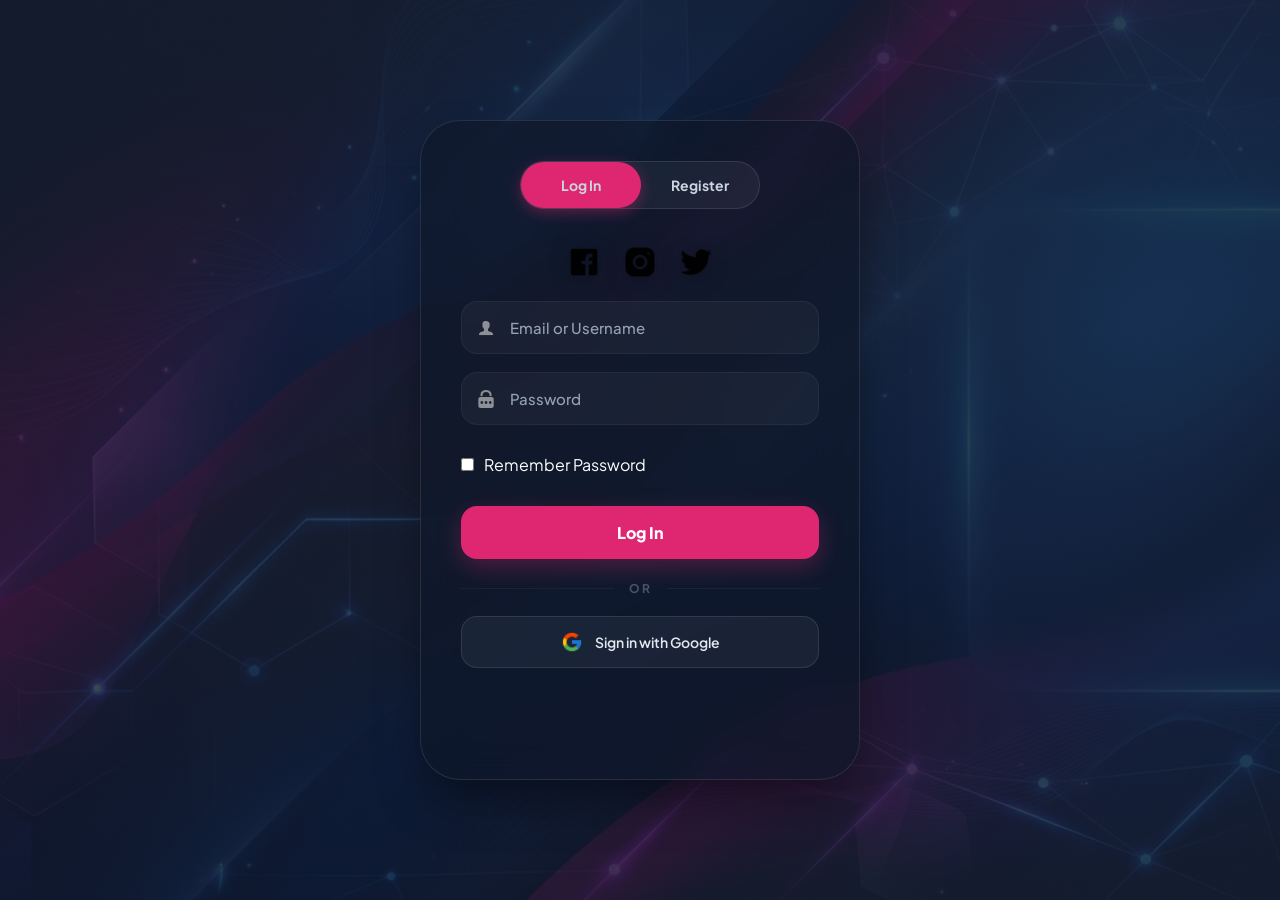
<file: login.html>
<!DOCTYPE html>
<html>
<head>
	<link rel="shortcut icon" type="png" href="assets/img/icon/favicon.png">
	<title>Login SignUp</title>
	<link rel="stylesheet" type="text/css" href="assets/css/loginStyle.css">
	<script src="https://ajax.googleapis.com/ajax/libs/jquery/3.4.1/jquery.min.js"></script>

  <!-- It will redirect to the Home Page after submitting the form -->
  <script>
  $(document).ready(function(){
    $("form").submit(function(){
      alert("Great Job !");
    });
  });
  </script>
</head>
<body>
		<div class="form-box">
			<div class="button-box">
				<div id="btn"></div>
				<button type="button" class="toggle-btn" id="log" onclick="login()">Log In</button>
				<button type="button" class="toggle-btn" id="reg" onclick="register()">Register</button>
			</div>
			<div class="social-icons">
				<img src="assets/img/icon/fb2.png">
				<img src="assets/img/icon/insta2.png">
				<img src="assets/img/icon/tt2.png">
			</div>
			
			<!-- Login Form -->
			<form id="login" class="input-group" action="index.html">
				<div class="inp">
					<img src="assets/img/icon/user.png"><input type="text" id="email" class="input-field" placeholder="Email or Username" required>
				</div>
				<div class="inp">
					<img src="assets/img/icon/password.png"><input type="password" id="password" class="input-field" placeholder="Password" required>
				</div>
				<input type="checkbox" class="check-box">Remember Password
				<button type="submit" class="submit-btn">Log In</button>
			</form>


			<div class="other" id="other">
				<div class="instead ">
					<h3 style="margin-top: 40px; margin-bottom: 20px;">or</h3>
				</div>
				<button class="connect " onclick="google()">
					<img src="assets/img/icon/google.png"><span>Sign in with Google</span>
				</button>
			</div>
			
			<!-- Registration Form -->
			 
			<form id="register" class="input-group" action="index.html">
				<input type="text" class="input-field" placeholder="Full Name" required="required">
				<input type="email" class="input-field" placeholder="Email Address" required="required">
				<input type="password" class="input-field" placeholder="Create Password" name="psame" required="required">
				<input type="password" class="input-field" placeholder="Confirm Password" name="psame" required="required">
				<input type="checkbox" class="check-box" id="chkAgree" onclick="goFurther()"><span class="terms">I agree to the Terms & Conditions</span>
				<button type="submit" id="btnSubmit" class="submit-btn reg-btn" disabled>Register</button>
			</form>
		</div>
		<script type="text/javascript" src="assets/js/script.js"></script>
</body>
</html>
</file>
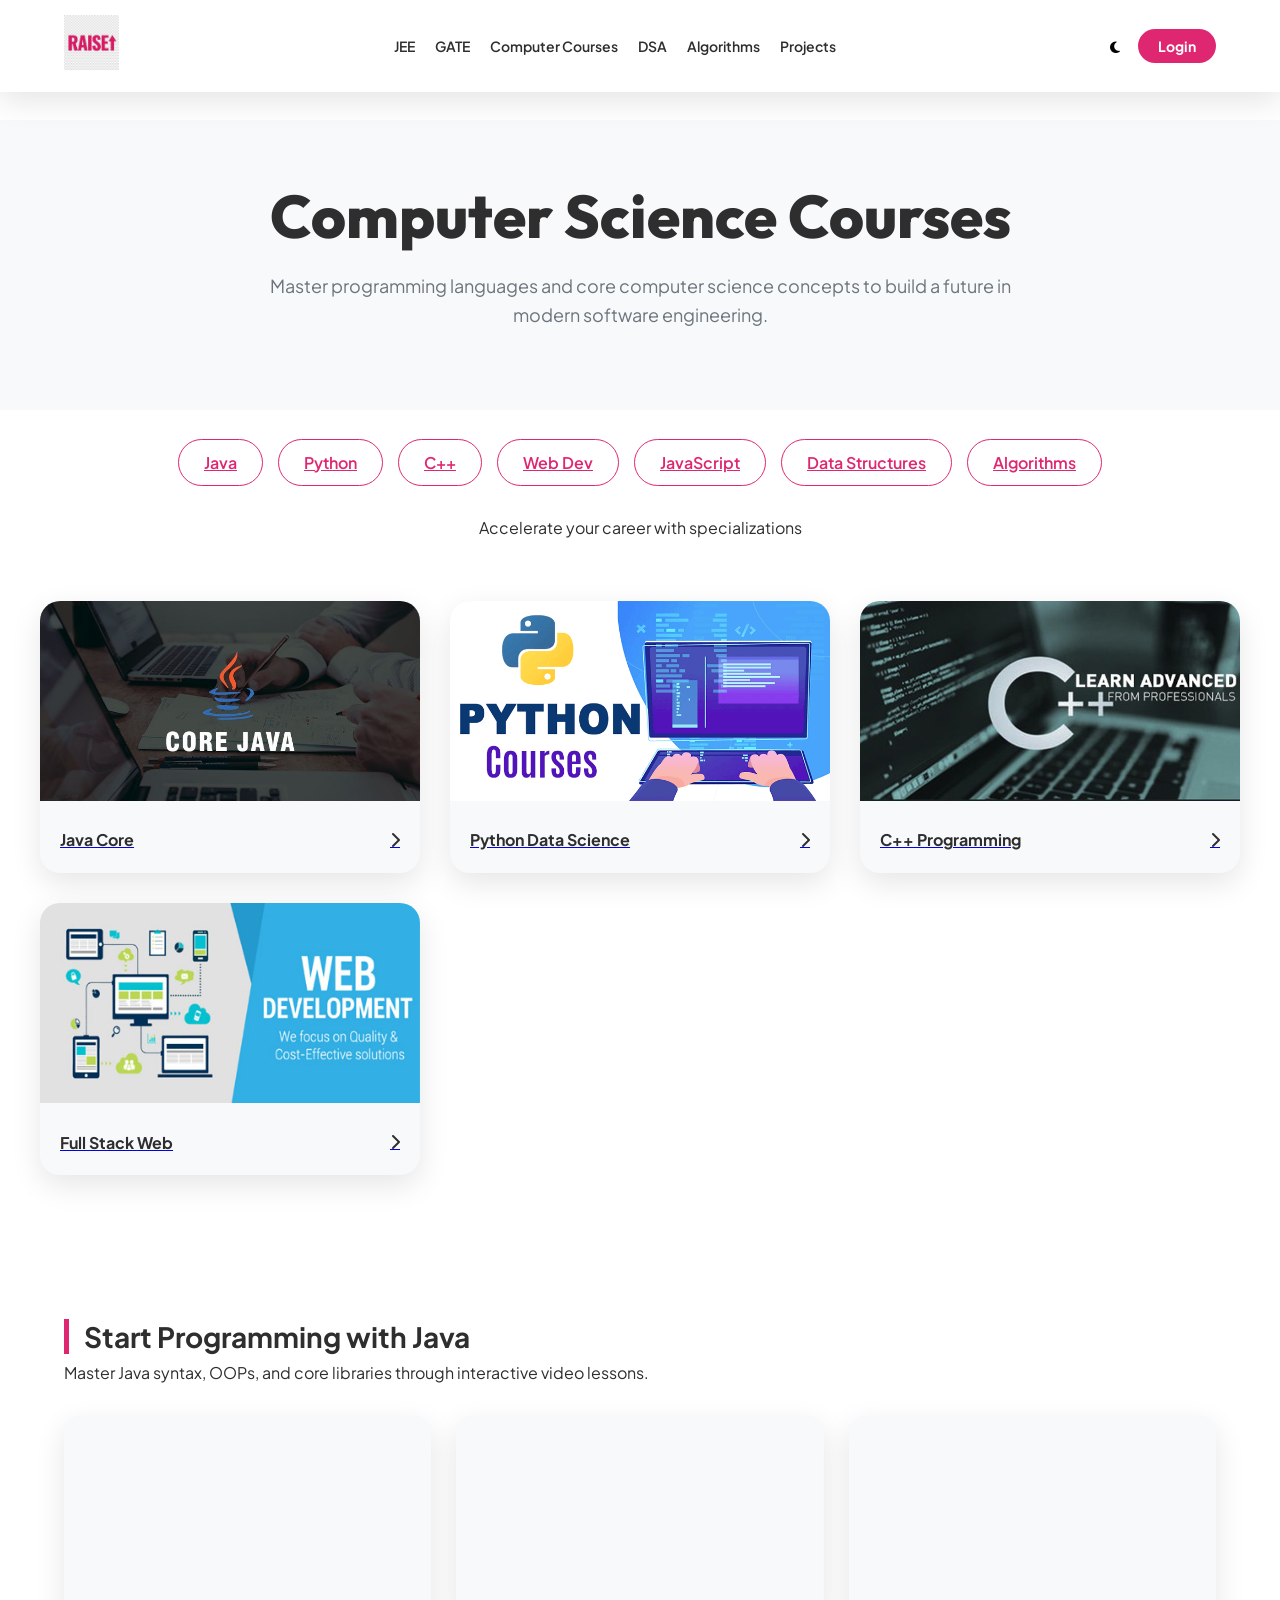
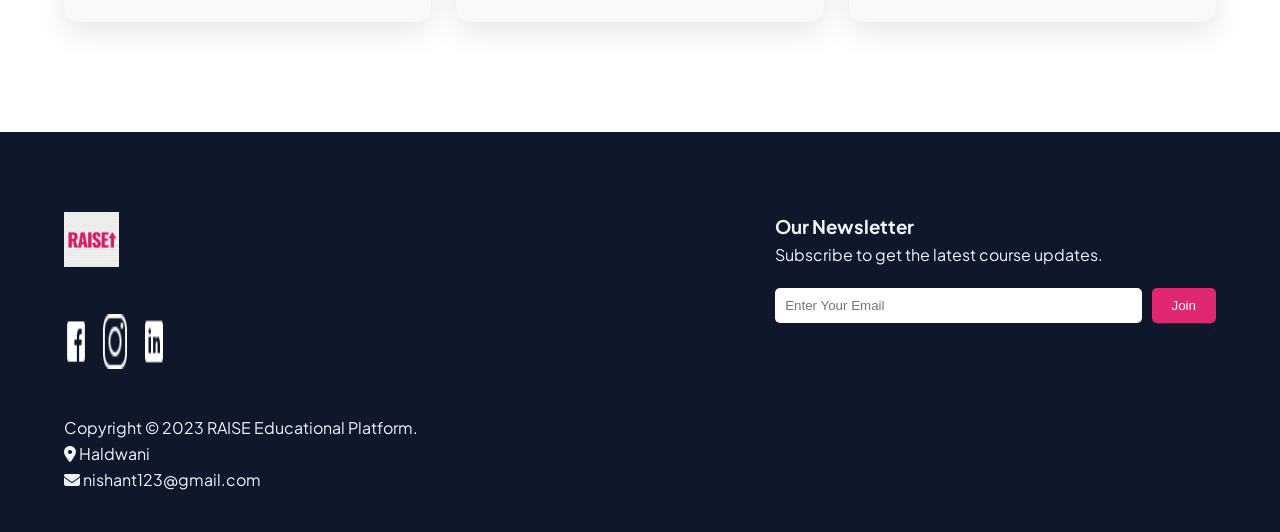
<file: subjects/computer_courses.html>
<!DOCTYPE html>
<html lang="en">
<head>
    <meta charset="utf-8">
    <meta name="viewport" content="width=device-width, initial-scale=1">
	<link rel="shortcut icon" type="image/png" href="../assets/img/icon/favicon.png">
	<title>Computer Courses | RAISE</title>
	<link rel="stylesheet" type="text/css" href="../assets/css/subjects.css">
    <link rel="stylesheet" href="https://cdnjs.cloudflare.com/ajax/libs/font-awesome/6.4.0/css/all.min.css">
	<script type="text/javascript" src="../assets/js/script.js"></script>
</head>
<body>
	
    <!-- NAVIGATION -->
    <nav class="nav">
        <div id="raise-logo">
            <a href="../index.html"><img src="../assets/img/icon/raise_logo.png" style="height: 55px;"></a>
        </div>
        <ul id="list-switch">
            <li><a href="jee.html">JEE</a></li>
            <li><a href="gate.html">GATE</a></li>
            <li><a href="#">Computer Courses</a></li>
            <li><a href="#data">DSA</a></li>
            <li><a href="#algo">Algorithms</a></li>
            <li><a href="#projects">Projects</a></li>
        </ul>
        <div class="search">
            <button id="theme-toggle" class="theme-toggle" style="background:none; border:none; cursor:pointer; margin-right: 15px;">
                <i class="fas fa-moon"></i>
            </button>
            <a href="../login.html" style="padding: 8px 20px; background: var(--primary-color); color: white; border-radius: 50px; font-weight: 700;">Login</a>
        </div>
    </nav>
	
    <!-- MAIN Heading -->
	<header class="title">
		<span>Computer Science Courses</span>
		<div class="shortdesc">
			<p>Master programming languages and core computer science concepts to build a future in modern software engineering.</p>
		</div>
	</header>

    <!-- Quick Links -->
	<section class="course">
		<div class="cbox">
            <div class="det"><a href="#java">Java</a></div>
            <div class="det"><a href="#python">Python</a></div>
            <div class="det"><a href="#c++">C++</a></div>
            <div class="det"><a href="#html_css">Web Dev</a></div>
            <div class="det"><a href="#javascript">JavaScript</a></div>
            <div class="det"><a href="#data">Data Structures</a></div>
            <div class="det"><a href="#algo">Algorithms</a></div>
		</div>
	</section>

    <!-- Programs Stats -->
	<div class="inbt" style="text-align: center;">
		Accelerate your career with specializations
	</div>

	<section class="ccard">
		<div class="ccardbox">
			<div class="dcard">
				<img src="../assets/img/courses/java-course.jpg" alt="Java">
				<a href="#java"><div class="spart">Java Core <i class="fas fa-chevron-right"></i></div></a>
			</div>
			<div class="dcard">
				<img src="../assets/img/courses/python-course.png" alt="Python">
				<a href="#python"><div class="spart">Python Data Science <i class="fas fa-chevron-right"></i></div></a>
			</div>
			<div class="dcard">
				<img src="../assets/img/courses/c-course.jpg" alt="C++">
				<a href="#c++"><div class="spart">C++ Programming <i class="fas fa-chevron-right"></i></div></a>
			</div>
			<div class="dcard">
				<img src="../assets/img/courses/web-course.jpg" alt="Web">
				<a href="#html_css"><div class="spart">Full Stack Web <i class="fas fa-chevron-right"></i></div></a>
			</div>
		</div>
	</section>

    <!-- Java Lectures -->
	<section class="title2" id="java">
		<span>Start Programming with Java</span>
		<div class="shortdesc2">
			<p>Master Java syntax, OOPs, and core libraries through interactive video lessons.</p>
		</div>
	</section>
	
    <section class="ccardbox2">
        <div class="dcard2">
            <div class="fpart2">
                <iframe src="https://www.youtube.com/embed/yOU7FMBFsDg" frameborder="0" allowfullscreen></iframe>
            </div>
        </div>
        <div class="dcard2">
            <div class="fpart2">
                <iframe src="https://www.youtube.com/embed/BGTx91Jt6Xk" frameborder="0" allowfullscreen></iframe>
            </div>
        </div>
        <div class="dcard2">
            <div class="fpart2">
                <iframe src="https://www.youtube.com/embed/rZ41y93P2Qo" frameborder="0" allowfullscreen></iframe>
            </div>
        </div>
    </section>
    <!-- FOOTER -->
    <footer>
        <div class="footer-container">
            <div class="left-col">
                <img src="../assets/img/icon/raise_logo.png" alt="Logo">
                <div class="social-media">
                    <a href="#"><img src="../assets/img/icon/fb.png"></a>
                    <a href="#"><img src="../assets/img/icon/insta.png"></a>
                    <a href="#"><img src="../assets/img/icon/linkedin.png"></a>
                </div>
                <p class="rights-text">Copyright &copy; 2023 RAISE Educational Platform.</p>
                <p><i class="fas fa-map-marker-alt"></i> Haldwani</p>
                <p><i class="fas fa-envelope"></i> nishant123@gmail.com</p>
            </div>
            <div class="right-col">
                <h3>Our Newsletter</h3>
                <p>Subscribe to get the latest course updates.</p>
                <form class="newsletter-form" style="display:flex; gap:10px; margin-top:20px;">
                    <input type="email" placeholder="Enter Your Email" style="padding:10px; flex:1; border-radius:5px; border:none;">
                    <button type="submit" style="padding:10px 20px; background:var(--primary-color); color:white; border:none; border-radius:5px; cursor:pointer;">Join</button>
                </form>
            </div>
        </div>
    </footer>

</body>
</html>
</file>
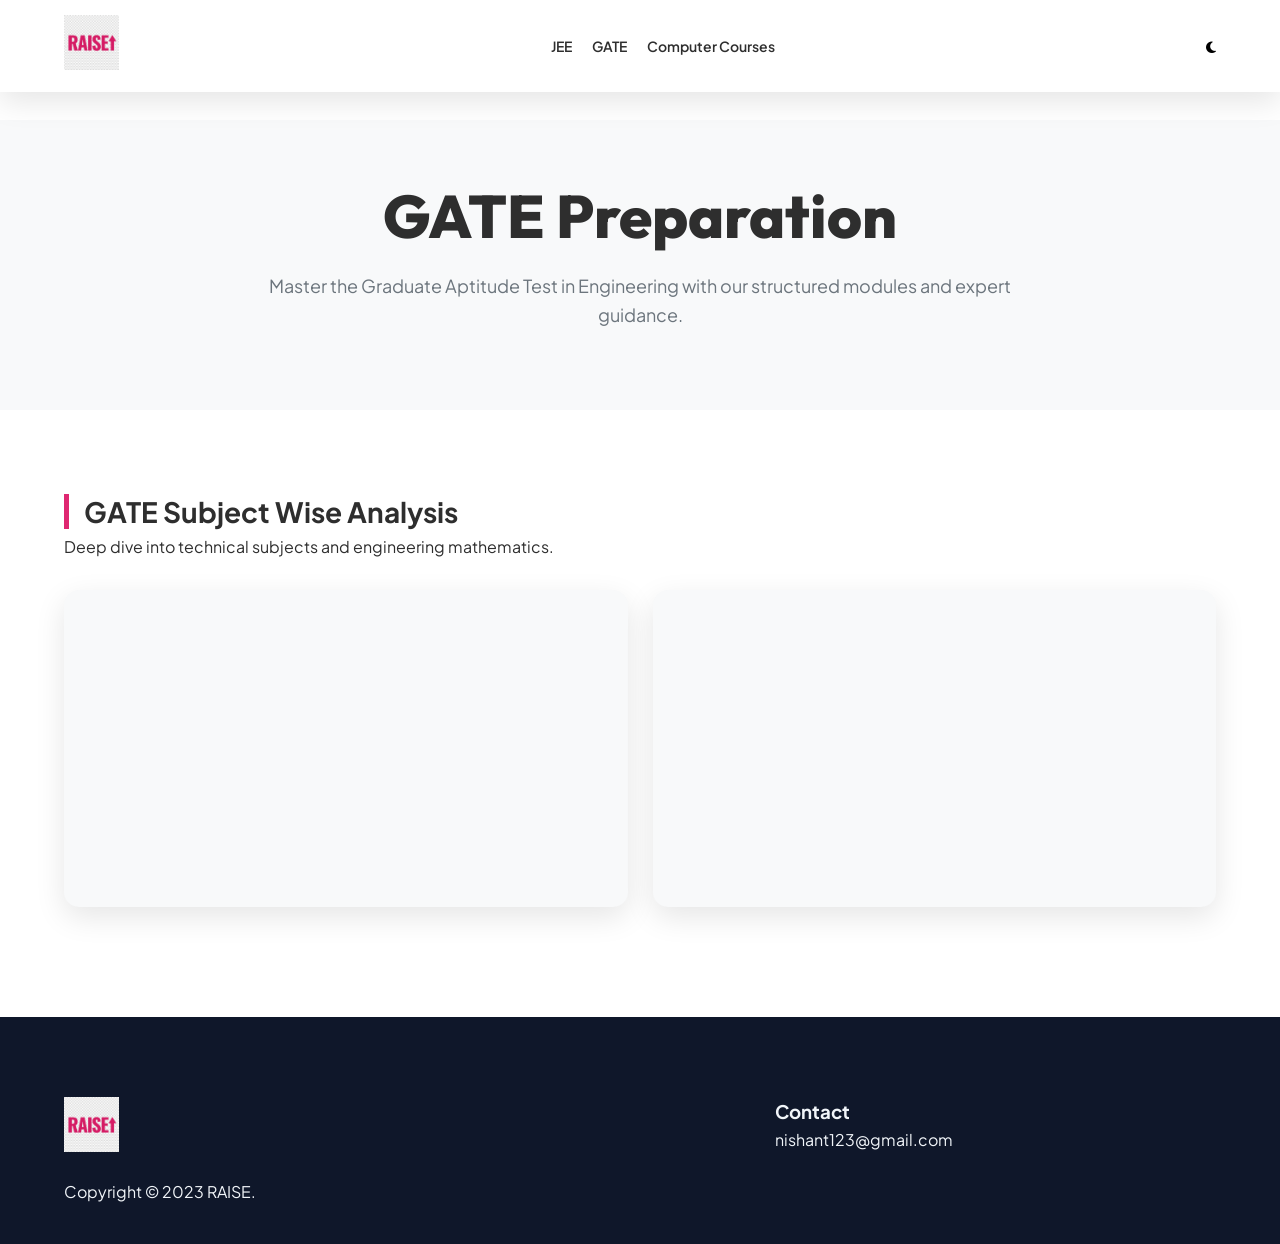
<file: subjects/gate.html>
<!DOCTYPE html>
<html lang="en">
<head>
    <meta charset="utf-8">
    <meta name="viewport" content="width=device-width, initial-scale=1">
	<link rel="shortcut icon" type="image/png" href="../assets/img/icon/favicon.png">
	<title>GATE Preparation | RAISE</title>
	<link rel="stylesheet" type="text/css" href="../assets/css/subjects.css">
    <link rel="stylesheet" href="https://cdnjs.cloudflare.com/ajax/libs/font-awesome/6.4.0/css/all.min.css">
	<script type="text/javascript" src="../assets/js/script.js"></script>
</head>
<body>
    <nav class="nav">
        <div id="raise-logo">
            <a href="../index.html"><img src="../assets/img/icon/raise_logo.png" style="height: 55px;"></a>
        </div>
        <ul id="list-switch">
            <li><a href="jee.html">JEE</a></li>
            <li><a href="gate.html">GATE</a></li>
            <li><a href="computer_courses.html">Computer Courses</a></li>
        </ul>
        <div class="search">
            <button id="theme-toggle" class="theme-toggle" style="background:none; border:none; cursor:pointer;">
                <i class="fas fa-moon"></i>
            </button>
        </div>
    </nav>

	<header class="title">
		<span>GATE Preparation</span>
		<div class="shortdesc">
			<p>Master the Graduate Aptitude Test in Engineering with our structured modules and expert guidance.</p>
		</div>
	</header>

	<section class="title2">
		<span>GATE Subject Wise Analysis</span>
		<div class="shortdesc2">
			<p>Deep dive into technical subjects and engineering mathematics.</p>
		</div>
	</section>
	
    <section class="ccardbox2">
        <div class="dcard2">
            <div class="fpart2">
                <iframe src="https://www.youtube.com/embed/vV9l8iXp0kE" frameborder="0" allowfullscreen></iframe>
            </div>
        </div>
        <div class="dcard2">
            <div class="fpart2">
                <iframe src="https://www.youtube.com/embed/L2NFEG9s894" frameborder="0" allowfullscreen></iframe>
            </div>
        </div>
    </section>

    <footer>
        <div class="footer-container">
            <div class="left-col">
                <img src="../assets/img/icon/raise_logo.png" alt="Logo">
                <p class="rights-text">Copyright &copy; 2023 RAISE.</p>
            </div>
            <div class="right-col">
                <h3>Contact</h3>
                <p>nishant123@gmail.com</p>
            </div>
        </div>
    </footer>
</body>
</html>
</file>
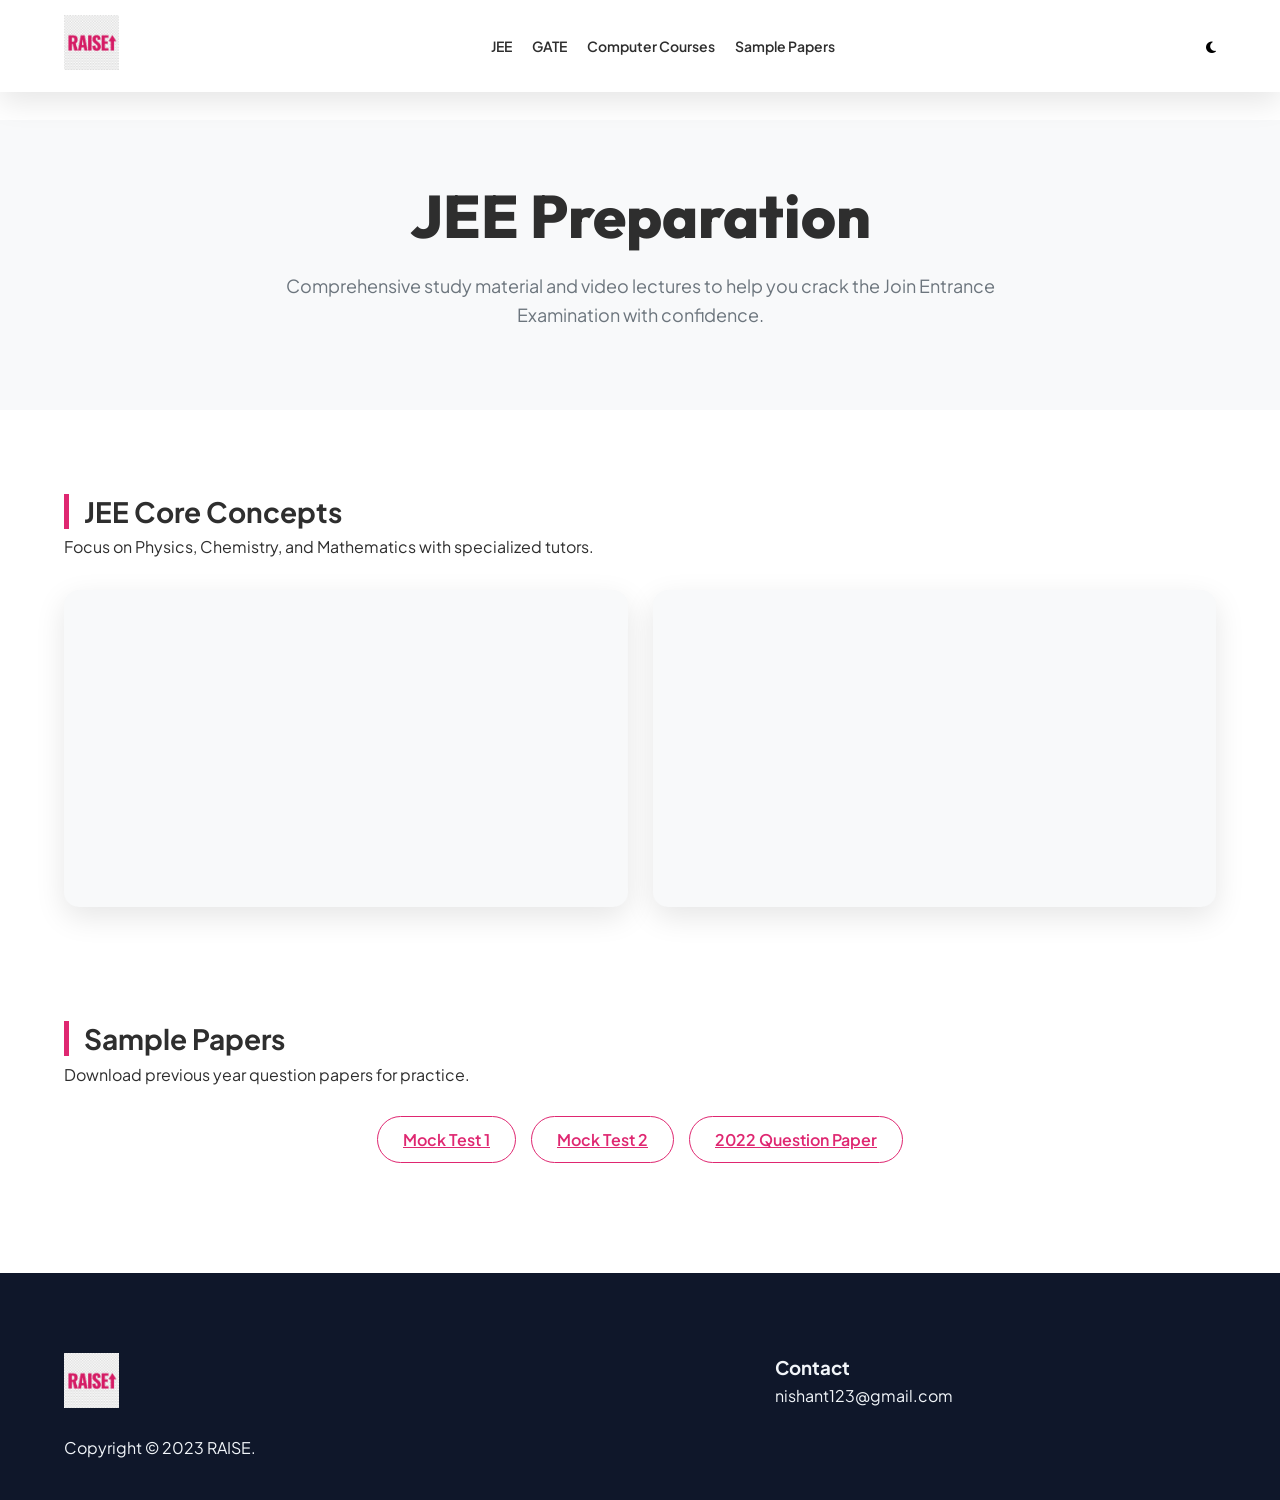
<file: subjects/jee.html>
<!DOCTYPE html>
<html lang="en">
<head>
    <meta charset="utf-8">
    <meta name="viewport" content="width=device-width, initial-scale=1">
	<link rel="shortcut icon" type="image/png" href="../assets/img/icon/favicon.png">
	<title>JEE Preparation | RAISE</title>
	<link rel="stylesheet" type="text/css" href="../assets/css/subjects.css">
    <link rel="stylesheet" href="https://cdnjs.cloudflare.com/ajax/libs/font-awesome/6.4.0/css/all.min.css">
	<script type="text/javascript" src="../assets/js/script.js"></script>
</head>
<body>
    <nav class="nav">
        <div id="raise-logo">
            <a href="../index.html"><img src="../assets/img/icon/raise_logo.png" style="height: 55px;"></a>
        </div>
        <ul id="list-switch">
            <li><a href="jee.html">JEE</a></li>
            <li><a href="gate.html">GATE</a></li>
            <li><a href="computer_courses.html">Computer Courses</a></li>
            <li><a href="#sample_papers">Sample Papers</a></li>
        </ul>
        <div class="search">
            <button id="theme-toggle" class="theme-toggle" style="background:none; border:none; cursor:pointer;">
                <i class="fas fa-moon"></i>
            </button>
        </div>
    </nav>

	<header class="title">
		<span>JEE Preparation</span>
		<div class="shortdesc">
			<p>Comprehensive study material and video lectures to help you crack the Join Entrance Examination with confidence.</p>
		</div>
	</header>

	<section class="title2" id="java">
		<span>JEE Core Concepts</span>
		<div class="shortdesc2">
			<p>Focus on Physics, Chemistry, and Mathematics with specialized tutors.</p>
		</div>
	</section>
	
    <section class="ccardbox2">
        <div class="dcard2">
            <div class="fpart2">
                <iframe src="https://www.youtube.com/embed/kY31w01v7QY" frameborder="0" allowfullscreen></iframe>
            </div>
        </div>
        <div class="dcard2">
            <div class="fpart2">
                <iframe src="https://www.youtube.com/embed/3v8G9760jR0" frameborder="0" allowfullscreen></iframe>
            </div>
        </div>
    </section>

    <section class="title2" id="sample_papers">
		<span>Sample Papers</span>
		<div class="shortdesc2">
			<p>Download previous year question papers for practice.</p>
		</div>
	</section>

    <section class="cbox" style="padding: 40px;">
        <div class="det"><a href="#">Mock Test 1</a></div>
        <div class="det"><a href="#">Mock Test 2</a></div>
        <div class="det"><a href="#">2022 Question Paper</a></div>
    </section>

    <footer>
        <div class="footer-container">
            <div class="left-col">
                <img src="../assets/img/icon/raise_logo.png" alt="Logo">
                <p class="rights-text">Copyright &copy; 2023 RAISE.</p>
            </div>
            <div class="right-col">
                <h3>Contact</h3>
                <p>nishant123@gmail.com</p>
            </div>
        </div>
    </footer>
</body>
</html>
</file>
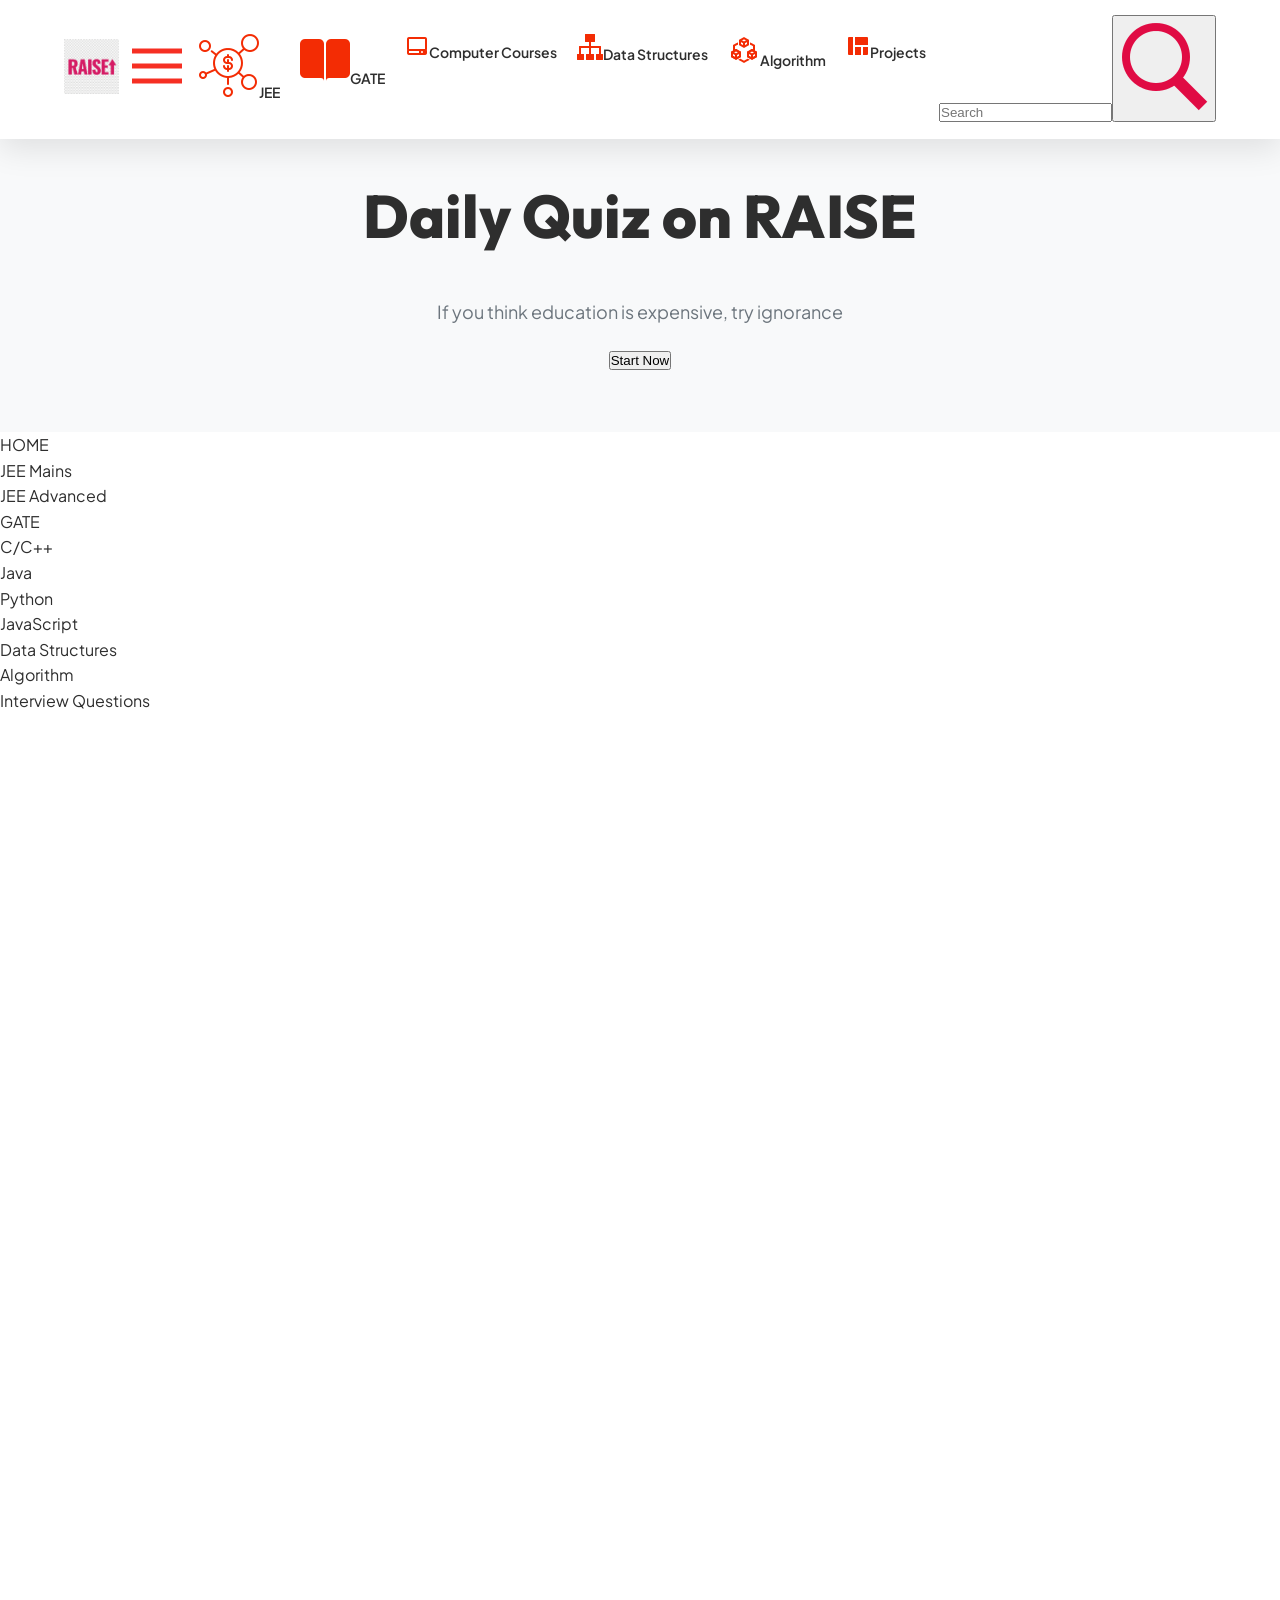
<file: subjects/quiz.html>
<!DOCTYPE html>
<html>
<head>
	<link rel="shortcut icon" type="png" href="../assets/img/icon/favicon.png">
	<title>Quiz on RAISE</title>
	<link rel="stylesheet" type="text/css" href="../assets/css/subjects.css">
    <link rel="stylesheet" href="https://cdnjs.cloudflare.com/ajax/libs/font-awesome/6.4.0/css/all.min.css">
	<script type="text/javascript" src="../assets/js/script.js"></script>
</head>
<body>
	
<!-- NAVIGATION -->
	<header>
		<div class="nav" id="nav">
			<div id="raise-logo">
			<a href="../index.html"><img src="../assets/img/icon/raise_logo.png" style="height: 55px;"></a></div>
			<div class="switch-tab" id="switch-tab" onclick="switchTAB()"><img src="../assets/img/icon/menu.png"></div>
			<ul id="list-switch">
				<li><a href="jee.html"><img src="../assets/img/courses/d1.png" class="icon">JEE</a></li>
				<li><a href="gate.html"><img src="../assets/img/courses/paper.png" class="icon">GATE</a></li>
				<li><a href="computer_courses.html"><img src="../assets/img/courses/computer.png" class="icon">Computer Courses</a></li>
				<li><a href="computer_courses.html#data"><img src="../assets/img/courses/data.png" class="icon">Data Structures</a></li>
				<li><a href="computer_courses.html#algo"><img src="../assets/img/courses/algo.png" class="icon">Algorithm</a></li>
				<li><a href="computer_courses.html#projects"><img src="../assets/img/courses/projects.png" class="icon">Projects</a></li>
			</ul>
			<div class="search" id="search-switch">
				<input type="search" placeholder="Search" class="srch"><button id="srchbtn"><img src="../assets/img/icon/search.png"></button>
			</div>
		</div>
	</header>
	

<!-- MAIN Heading of Page -->
	<div class="title" id="title">
		<span>Daily Quiz on RAISE</span>
		<div class="shortdesc"><br>
			<p>If you think education is expensive, try ignorance</p>
		</div>
		<button onclick="startquiz()">Start Now</button>
	</div>


<div class="panel" id="panel">
	
	<div class="left-side" id="left">
		<ul>
			<li onclick="quizt(1)">HOME</li>
			<li onclick="quizt(2)">JEE Mains</li>
			<li onclick="quizt(3)">JEE Advanced</li>
			<li onclick="quizt(4)">GATE</li>
			<li onclick="quizt(5)">C/C++</li>
			<li onclick="quizt(6)">Java</li>
			<li onclick="quizt(7)">Python</li>
			<li onclick="quizt(8)">JavaScript</li>
			<li onclick="quizt(9)">Data Structures</li>
			<li onclick="quizt(10)">Algorithm</li>
			<li onclick="quizt(11)">Interview Questions</li>
		</ul>
	</div>

	<div class="right-side" id="right">
		<div id="quiz-container">
			
			<div id="f1"><div class="quiz-frame main-frame"></div></div>

			<div id="f2"><iframe class="quiz-frame" src="https://docs.google.com/forms/d/e/1FAIpQLSe3hXLPuiQGqj1n3IeeAzM8YLNpgJIIk_zfteoEdWka4X3wxQ/viewform?embedded=true" frameborder="0" marginheight="0" marginwidth="0">Loading…</iframe></div>
			
			<div id="f3"><iframe class="quiz-frame" src="https://docs.google.com/forms/d/e/1FAIpQLSeVTLsd_AqZGpbIMnZRm20OKrjjiYSirWBjfCHpWtAsMQU--g/viewform?embedded=true" frameborder="0" marginheight="0" marginwidth="0">Loading…</iframe></div>
			
			<div id="f4"><iframe class="quiz-frame" src="https://docs.google.com/forms/d/e/1FAIpQLSdjSKZhQp5jqqR34zD_uWMtgXr18F9pdK6YqcafLSP6J7VZjw/viewform?embedded=true" frameborder="0" marginheight="0" marginwidth="0">Loading…</iframe></div>

			<div id="f5"><iframe class="quiz-frame" src="https://docs.google.com/forms/d/e/1FAIpQLSe1xs1-41MAbLN7KkXrJwtGdbl5ydxe_vX_nmFRjf6c0wtYkA/viewform?embedded=true"  frameborder="0" marginheight="0" marginwidth="0">Loading…</iframe></iframe></div>
			
			<div id="f6"><iframe class="quiz-frame" src="https://docs.google.com/forms/d/e/1FAIpQLSdHFDm_BakVxro_zJI78OF2OLJpXgDzzaAVMHD9hptWlXBSpA/viewform?embedded=true" frameborder="0" marginheight="0" marginwidth="0">Loading…</iframe></div>
			
			<div id="f7"><iframe class="quiz-frame" src="https://docs.google.com/forms/d/e/1FAIpQLSdgD7yFEJtqpkImDiLAaQ7w9VcsO688gr1V3Gl7FqwM5yXtWQ/viewform?embedded=true" frameborder="0" marginheight="0" marginwidth="0">Loading…</iframe></div>

			<div id="f8"><iframe class="quiz-frame" src="https://docs.google.com/forms/d/e/1FAIpQLSchDBnai_Aup7YFJQegg4z-qoB338p010VgZRxBYDT17xoRew/viewform?embedded=true" frameborder="0" marginheight="0" marginwidth="0">Loading…</iframe></div>

			<div id="f9"><iframe class="quiz-frame" src="https://docs.google.com/forms/d/e/1FAIpQLSfY5oIAz4R9Ty-LBpx7h4th6OJ0-RkrxIlLslRV4NjwwW8_uw/viewform?embedded=true" frameborder="0" marginheight="0" marginwidth="0">Loading…</iframe></div>
			
			<div id="f10"><iframe class="quiz-frame" src="https://docs.google.com/forms/d/e/1FAIpQLSflwS89sG7H98J9vFgFqJgsKaZ5gpq3yUlOiW3up7RQQ-qRnw/viewform?embedded=true" frameborder="0" marginheight="0" marginwidth="0">Loading…</iframe></div>

			<div id="f11"><iframe class="quiz-frame" src="https://docs.google.com/forms/d/e/1FAIpQLSe_aS8-CMNFdUzI1UE73zahC2bmMwJkmB6FJXPIeKbLIBqB4Q/viewform?embedded=true" frameborder="0" marginheiclass="quiz-frame" ght="0" marginwidth="0">Loading…</iframe></div>

		</div>
	</div>

</div>

	<script type="text/javascript" src="../assets/js/script.js"></script>
</body>
</html>
</file>
<file: assets/css/loginStyle.css>
@import url('https://fonts.googleapis.com/css2?family=Plus+Jakarta+Sans:wght@300;400;500;600;700;800&display=swap');

:root {
	--primary-color: #DF2771;
	--primary-hover: #ff3c8d;
	--bg-dark: #0f172a;
	--card-bg: rgba(15, 23, 42, 0.7);
	--shadow: 0 25px 50px -12px rgba(0, 0, 0, 0.5);
	--transition: all 0.4s cubic-bezier(0.4, 0, 0.2, 1);
}

* {
	margin: 0;
	padding: 0;
	box-sizing: border-box;
	font-family: 'Plus Jakarta Sans', sans-serif;
}

body {
	background: linear-gradient(rgba(15, 23, 42, 0.8), rgba(15, 23, 42, 0.8)), 
	            url("../img/login_bg.png") no-repeat center center fixed;
	background-size: cover;
	min-height: 100vh;
	display: flex;
	align-items: center;
	justify-content: center;
	padding: 20px;
	color: #fff;
}

.form-box {
	width: 100%;
	max-width: 440px;
	height: 660px;
	position: relative;
	background: var(--card-bg);
	backdrop-filter: blur(20px);
	-webkit-backdrop-filter: blur(20px);
	padding: 40px;
	border-radius: 40px;
	overflow: hidden;
	box-shadow: var(--shadow);
	border: 1px solid rgba(255, 255, 255, 0.1);
}

.button-box {
	width: 240px;
	margin: 0 auto 35px;
	position: relative;
	background: rgba(255, 255, 255, 0.05);
	border-radius: 50px;
	display: flex;
	border: 1px solid rgba(255, 255, 255, 0.1);
}

.toggle-btn {
	flex: 1;
	padding: 14px 0;
	cursor: pointer;
	background: transparent;
	border: 0;
	outline: none;
	position: relative;
	z-index: 1;
	font-weight: 700;
	font-size: 14px;
	color: #cbd5e1;
	transition: var(--transition);
}

#btn {
	top: 0;
	left: 0;
	position: absolute;
	width: 120px;
	height: 100%;
	background: var(--primary-color);
	border-radius: 50px;
	transition: var(--transition);
	box-shadow: 0 4px 15px rgba(223, 39, 113, 0.4);
}

.social-icons {
	display: flex;
	justify-content: center;
	gap: 20px;
	margin-bottom: 35px;
}

.social-icons img {
	width: 36px;
	height: 36px;
	cursor: pointer;
	transition: var(--transition);
	filter: drop-shadow(0 4px 10px rgba(0,0,0,0.3));
}

.social-icons img:hover {
	transform: scale(1.2) translateY(-4px);
	filter: brightness(1.2) drop-shadow(0 8px 15px rgba(223, 39, 113, 0.3));
}

.input-group {
	position: absolute;
	width: calc(100% - 80px);
	top: 180px;
	transition: var(--transition);
}

#login { left: 40px; }
#register { left: 480px; }

.inp {
	display: flex;
	align-items: center;
	background: rgba(255, 255, 255, 0.04);
	padding: 0 15px;
	border-radius: 16px;
	margin-bottom: 18px;
	border: 1px solid rgba(255, 255, 255, 0.05);
	transition: var(--transition);
}

.inp:focus-within {
	background: rgba(255, 255, 255, 0.08);
	border-color: var(--primary-color);
	box-shadow: 0 0 0 4px rgba(223, 39, 113, 0.15);
}

.inp img {
	width: 18px;
	margin-right: 15px;
	filter: invert(1);
	opacity: 0.7;
}

.input-field {
	width: 100%;
	padding: 16px 0;
	border: none;
	outline: none;
	background: transparent;
	font-size: 15px;
	font-weight: 500;
	color: #fff;
}

.input-field::placeholder {
	color: #94a3b8;
}

.check-box {
	margin: 15px 10px 35px 0;
	cursor: pointer;
	accent-color: var(--primary-color);
}

span.terms {
	font-size: 13px;
	color: #94a3b8;
}

.submit-btn {
	width: 100%;
	padding: 16px;
	cursor: pointer;
	background: var(--primary-color);
	color: #fff;
	border: 0;
	outline: none;
	border-radius: 16px;
	font-weight: 800;
	font-size: 16px;
	transition: var(--transition);
	box-shadow: 0 8px 25px rgba(223, 39, 113, 0.3);
}

.submit-btn:hover {
	background: var(--primary-hover);
	transform: translateY(-2px);
	box-shadow: 0 12px 35px rgba(223, 39, 113, 0.4);
}

.reg-btn {
	background: #334155;
	color: #94a3b8;
	box-shadow: none;
	cursor: not-allowed;
}

.other {
	position: absolute;
	width: calc(100% - 80px);
	top: 420px;
	left: 40px;
	text-align: center;
	transition: var(--transition);
}

.instead h3 {
	font-size: 12px;
	text-transform: uppercase;
	letter-spacing: 2px;
	color: #475569;
	margin-bottom: 20px;
	display: flex;
	align-items: center;
	gap: 15px;
}

.instead h3::before, .instead h3::after {
	content: '';
	flex: 1;
	height: 1px;
	background: rgba(255,255,255,0.05);
}

.connect {
	width: 100%;
	display: flex;
	align-items: center;
	justify-content: center;
	gap: 12px;
	padding: 14px;
	background: rgba(255, 255, 255, 0.05);
	border: 1px solid rgba(255, 255, 255, 0.1);
	border-radius: 16px;
	cursor: pointer;
	transition: var(--transition);
}

.connect:hover {
	background: rgba(255, 255, 255, 0.08);
	transform: translateY(-2px);
}

.connect img {
	width: 22px;
}

.connect span {
	font-size: 14px;
	font-weight: 600;
	color: #e2e8f0;
}
</file>
<file: assets/css/subjects.css>
@import url('https://fonts.googleapis.com/css2?family=Plus+Jakarta+Sans:wght@300;400;500;600;700;800&family=Outfit:wght@300;400;500;600;700;800&display=swap');

:root {
    --primary-color: #DF2771;
    --primary-hover: #fa4b37;
    --background-color: #ffffff;
    --surface-color: #f8f9fa;
    --text-color: #2e2e2e;
    --text-muted: #6c757d;
    --border-color: rgba(0, 0, 0, 0.1);
    --shadow: 0 10px 30px rgba(0, 0, 0, 0.1);
    --transition: all 0.3s cubic-bezier(0.4, 0, 0.2, 1);
}

[data-theme="dark"] {
    --background-color: #0f172a;
    --surface-color: #1e293b;
    --text-color: #f1f5f9;
    --text-muted: #94a3b8;
    --border-color: rgba(255, 255, 255, 0.1);
}

* {
    box-sizing: border-box;
    margin: 0;
    padding: 0;
}

body {
    background: var(--background-color);
    font-family: 'Plus Jakarta Sans', sans-serif;
    color: var(--text-color);
    line-height: 1.6;
    transition: var(--transition);
}

/* Scrollbar */
::-webkit-scrollbar { width: 6px; }
::-webkit-scrollbar-thumb { background: var(--primary-color); border-radius: 10px; }

/* Navigation */
.nav {
    width: 100%;
    background: var(--background-color);
    display: flex;
    justify-content: space-between;
    align-items: center;
    padding: 15px 5%;
    position: fixed;
    top: 0;
    z-index: 1000;
    box-shadow: var(--shadow);
    backdrop-filter: blur(10px);
}

.nav ul {
    display: flex;
    gap: 20px;
    list-style: none;
}

.nav a {
    text-decoration: none;
    color: var(--text-color);
    font-weight: 600;
    font-size: 14px;
    transition: var(--transition);
}

.nav a:hover {
    color: var(--primary-color);
}

/* Hero Section / Title */
.title {
    margin-top: 120px;
    text-align: center;
    padding: 60px 20px;
    background: var(--surface-color);
}

.title span {
    font-family: 'Outfit', sans-serif;
    font-weight: 800;
    font-size: clamp(32px, 5vw, 60px);
    display: block;
    line-height: 1.2;
}

.shortdesc p {
    font-size: 18px;
    color: var(--text-muted);
    max-width: 800px;
    margin: 20px auto;
}

/* Quick Links Grid */
.course {
    padding: 40px 20px;
}

.cbox {
    display: flex;
    flex-wrap: wrap;
    justify-content: center;
    gap: 15px;
}

.cbox .det a {
    padding: 12px 25px;
    border-radius: 50px;
    border: 1px solid var(--primary-color);
    color: var(--primary-color);
    font-weight: 600;
    transition: var(--transition);
}

.cbox .det a:hover {
    background: var(--primary-color);
    color: white;
    box-shadow: 0 5px 15px rgba(223, 39, 113, 0.3);
}

/* Course Cards */
.ccard {
    padding: 60px 20px;
}

.ccardbox {
    display: grid;
    grid-template-columns: repeat(auto-fit, minmax(300px, 1fr));
    gap: 30px;
    max-width: 1200px;
    margin: 0 auto;
}

.dcard {
    background: var(--surface-color);
    border-radius: 20px;
    overflow: hidden;
    box-shadow: var(--shadow);
    transition: var(--transition);
}

.dcard:hover {
    transform: translateY(-10px);
}

.dcard img {
    width: 100%;
    height: 200px;
    object-fit: cover;
}

.spart {
    padding: 20px;
    display: flex;
    justify-content: space-between;
    align-items: center;
    font-weight: 700;
    color: var(--text-color);
}

/* Video Section */
.title2 {
    margin-top: 80px;
    padding: 0 5%;
}

.title2 span {
    font-size: 28px;
    font-weight: 700;
    border-left: 5px solid var(--primary-color);
    padding-left: 15px;
}

.ccardbox2 {
    display: grid;
    grid-template-columns: repeat(auto-fit, minmax(280px, 1fr));
    gap: 25px;
    padding: 30px 5%;
}

.dcard2 {
    background: var(--surface-color);
    border-radius: 15px;
    overflow: hidden;
    box-shadow: var(--shadow);
}

.fpart2 {
    position: relative;
    padding-top: 56.25%; /* 16:9 Aspect Ratio */
}

.fpart2 iframe {
    position: absolute;
    top: 0;
    left: 0;
    width: 100%;
    height: 100%;
}

/* Projects Section */
.project-panel {
    display: grid;
    grid-template-columns: repeat(auto-fill, minmax(260px, 1fr));
    gap: 25px;
    padding: 40px 5%;
}

.project-card {
    background: var(--surface-color);
    border-radius: 20px;
    overflow: hidden;
    box-shadow: var(--shadow);
    transition: var(--transition);
}

.project-card:hover {
    transform: scale(1.03);
}

.project-card .info {
    padding: 20px;
}

.download a {
    display: inline-block;
    padding: 8px 20px;
    background: var(--primary-color);
    color: white !important;
    border-radius: 8px;
    margin-top: 10px;
}

/* Footer */
footer {
    background: #0f172a;
    color: #f1f5f9;
    padding: 80px 5% 40px;
    margin-top: 80px;
}

.footer-container {
    display: grid;
    grid-template-columns: 1.5fr 1fr;
    gap: 50px;
    max-width: 1200px;
    margin: 0 auto;
}

.left-col img { height: 55px; margin-bottom: 20px; }
.social-media { display: flex; gap: 15px; margin: 20px 0; }
.social-media img { width: 24px; filter: brightness(0) invert(1); }

/* Responsive */
@media (max-width: 768px) {
    .nav ul { display: none; }
    .footer-container { grid-template-columns: 1fr; text-align: center; }
    .social-media { justify-content: center; }
}
</file>
